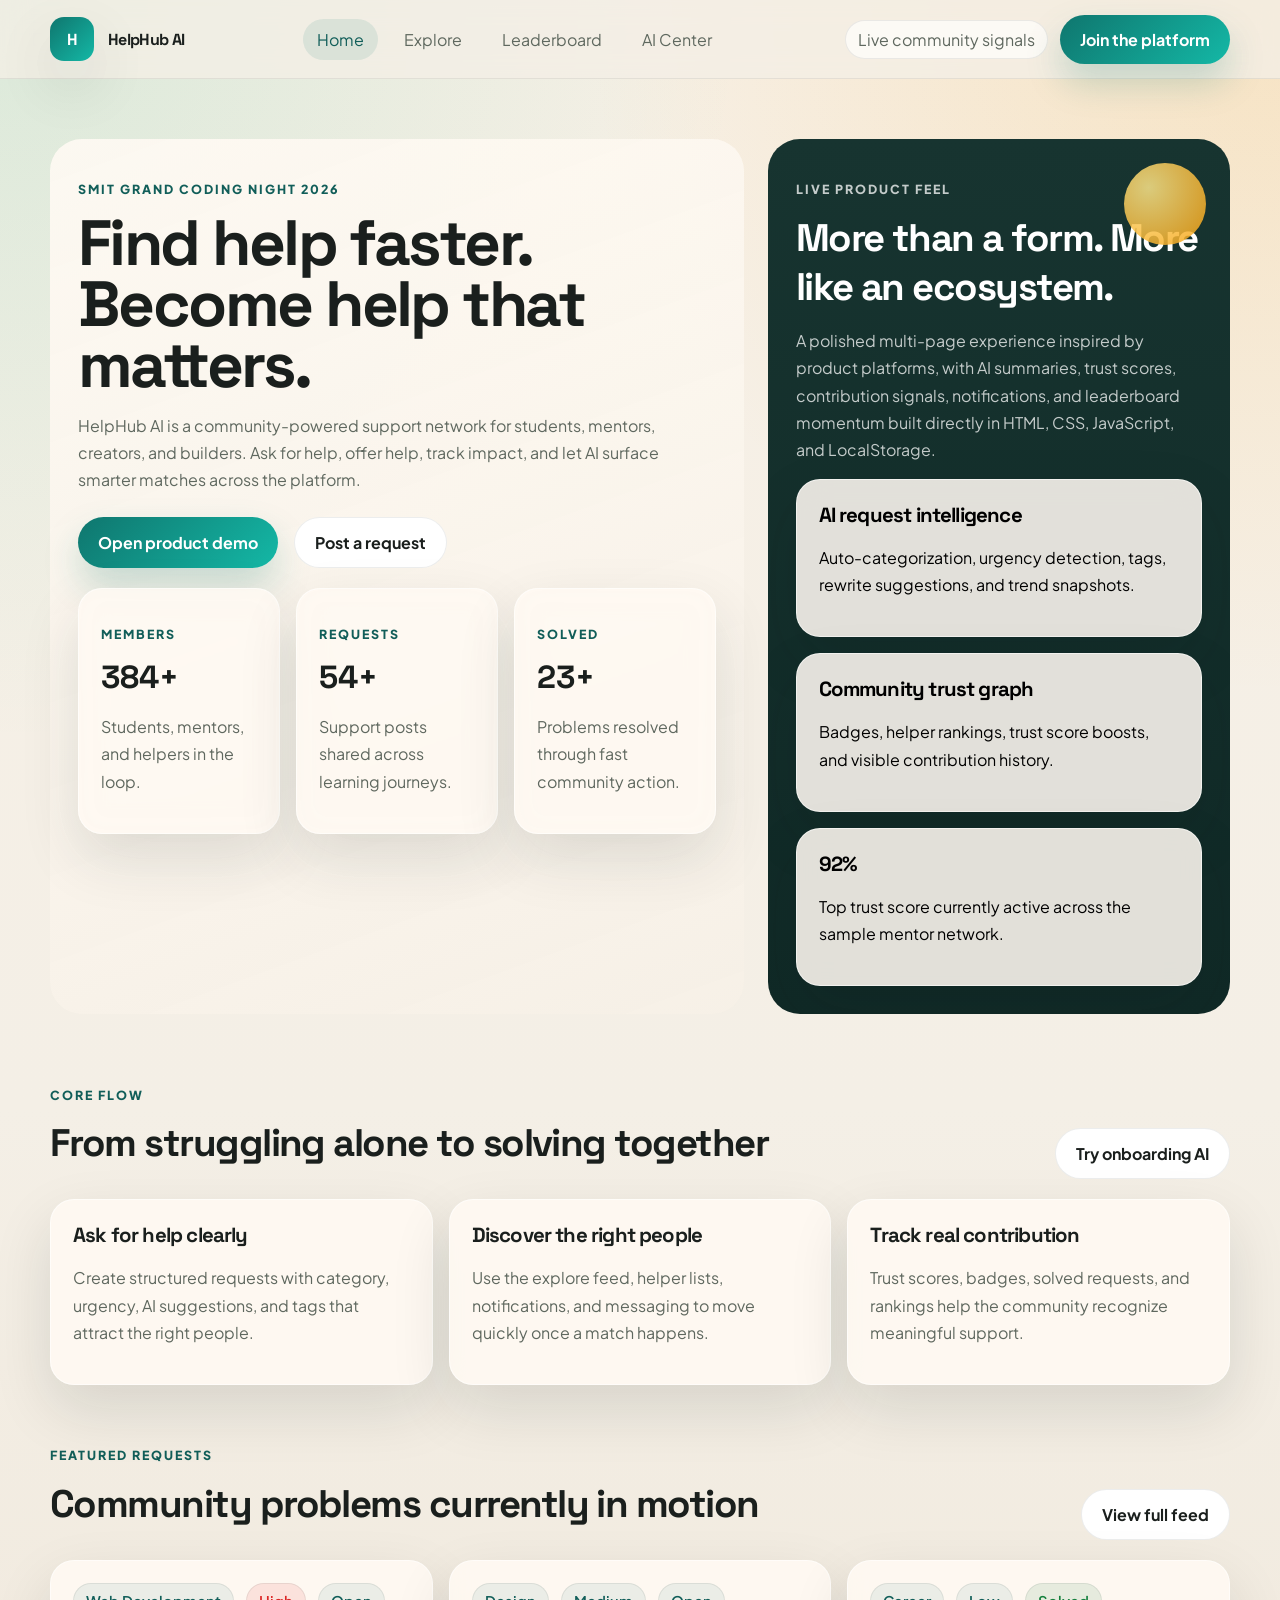
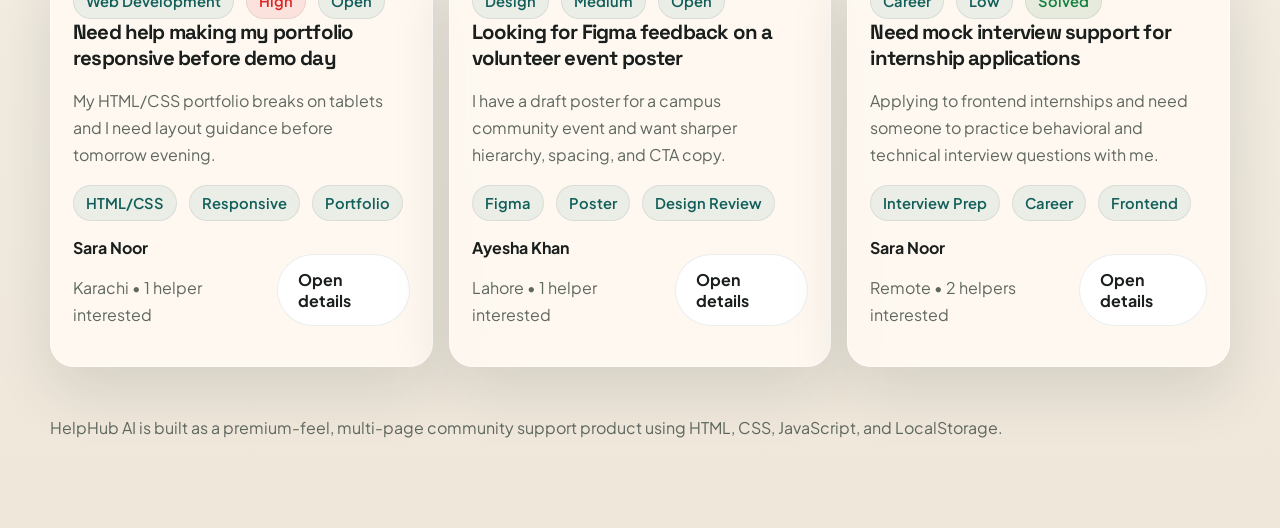
<file: index.html>
<!DOCTYPE html>
<html lang="en">
  <head>
    <meta charset="UTF-8" />
    <meta name="viewport" content="width=device-width, initial-scale=1.0" />
    <title>HelpHub AI | Community Support Platform</title>
    <link rel="preconnect" href="https://fonts.googleapis.com" />
    <link rel="preconnect" href="https://fonts.gstatic.com" crossorigin />
    <link href="https://fonts.googleapis.com/css2?family=Plus+Jakarta+Sans:wght@400;500;600;700;800&family=Space+Grotesk:wght@500;700&display=swap" rel="stylesheet" />
    <link rel="stylesheet" href="./style.css" />
    <script defer src="./app.js"></script>
  </head>
  <body data-page="landing">
    <div class="site-shell">
      <header class="topbar">
        <div class="container nav">
          <a class='brand' href='./index.html'><span class="brand-badge">H</span><span>HelpHub AI</span></a>
          <nav class="nav-links">
            <a data-nav='landing' href='./index.html'>Home</a>
            <a href='./pages/explore.html'>Explore</a>
            <a href='./pages/leaderboard.html'>Leaderboard</a>
            <a href='./pages/ai-center.html'>AI Center</a>
          </nav>
          <div class="nav-actions">
            <a class='pill' href='./pages/notifications'>Live community signals</a>
            <a class='btn btn-primary' href='./pages/auth.html'>Join the platform</a>
          </div>
        </div>
      </header>
      <main>
        <section class="hero">
          <div class="container hero-grid">
            <div class="hero-copy fade-in">
              <p class="eyebrow">SMIT Grand Coding Night 2026</p>
              <h1>Find help faster. Become help that matters.</h1>
              <p>HelpHub AI is a community-powered support network for students, mentors, creators, and builders. Ask for help, offer help, track impact, and let AI surface smarter matches across the platform.</p>
              <div class="hero-actions">
                <a class='btn btn-primary' href='./pages/dashboard.html'>Open product demo</a>
                <a class='btn btn-secondary' href='./pages/create-request.html'>Post a request</a>
              </div>
              <div class="stats-grid">
                <div class="stat-card"><p class="eyebrow">Members</p><div class="stat-value" data-stat-members>0</div><p>Students, mentors, and helpers in the loop.</p></div>
                <div class="stat-card"><p class="eyebrow">Requests</p><div class="stat-value" data-stat-requests>0</div><p>Support posts shared across learning journeys.</p></div>
                <div class="stat-card"><p class="eyebrow">Solved</p><div class="stat-value" data-stat-solved>0</div><p>Problems resolved through fast community action.</p></div>
              </div>
            </div>
            <div class="hero-panel fade-in">
              <span class="orb"></span>
              <p class="eyebrow">Live product feel</p>
              <h2>More than a form. More like an ecosystem.</h2>
              <p>A polished multi-page experience inspired by product platforms, with AI summaries, trust scores, contribution signals, notifications, and leaderboard momentum built directly in HTML, CSS, JavaScript, and LocalStorage.</p>
              <div class="stack">
                <div class="feature-card" style="color: black;"><h3>AI request intelligence</h3><p style="color: black;">Auto-categorization, urgency detection, tags, rewrite suggestions, and trend snapshots.</p></div>
                <div class="feature-card" style="color: black;"><h3>Community trust graph</h3><p style="color: black;">Badges, helper rankings, trust score boosts, and visible contribution history.</p></div>
                <div class="feature-card" style="color: black;"><h3 data-top-score>0%</h3><p style="color: black;">Top trust score currently active across the sample mentor network.</p></div>
              </div>
            </div>
          </div>
        </section>
        <section class="section">
          <div class="container">
            <div class="section-head">
              <div><p class="section-kicker">Core flow</p><h2>From struggling alone to solving together</h2></div>
              <a class='btn btn-secondary' href='./pages/onboarding.html'>Try onboarding AI</a>
            </div>
            <div class="card-grid">
              <article class="feature-card fade-in"><h3>Ask for help clearly</h3><p>Create structured requests with category, urgency, AI suggestions, and tags that attract the right people.</p></article>
              <article class="feature-card fade-in"><h3>Discover the right people</h3><p>Use the explore feed, helper lists, notifications, and messaging to move quickly once a match happens.</p></article>
              <article class="feature-card fade-in"><h3>Track real contribution</h3><p>Trust scores, badges, solved requests, and rankings help the community recognize meaningful support.</p></article>
            </div>
          </div>
        </section>
        <section class="section">
          <div class="container">
            <div class="section-head">
              <div><p class="section-kicker">Featured requests</p><h2>Community problems currently in motion</h2></div>
              <a class='btn btn-secondary' href='./pages/explore.html'>View full feed</a>
            </div>
            <div class="card-grid" data-featured-requests></div>
          </div>
        </section>
      </main>
      <footer class="footer"><div class="container">HelpHub AI is built as a premium-feel, multi-page community support product using HTML, CSS, JavaScript, and LocalStorage.</div></footer>
    </div>
  </body>
</html>
</file>
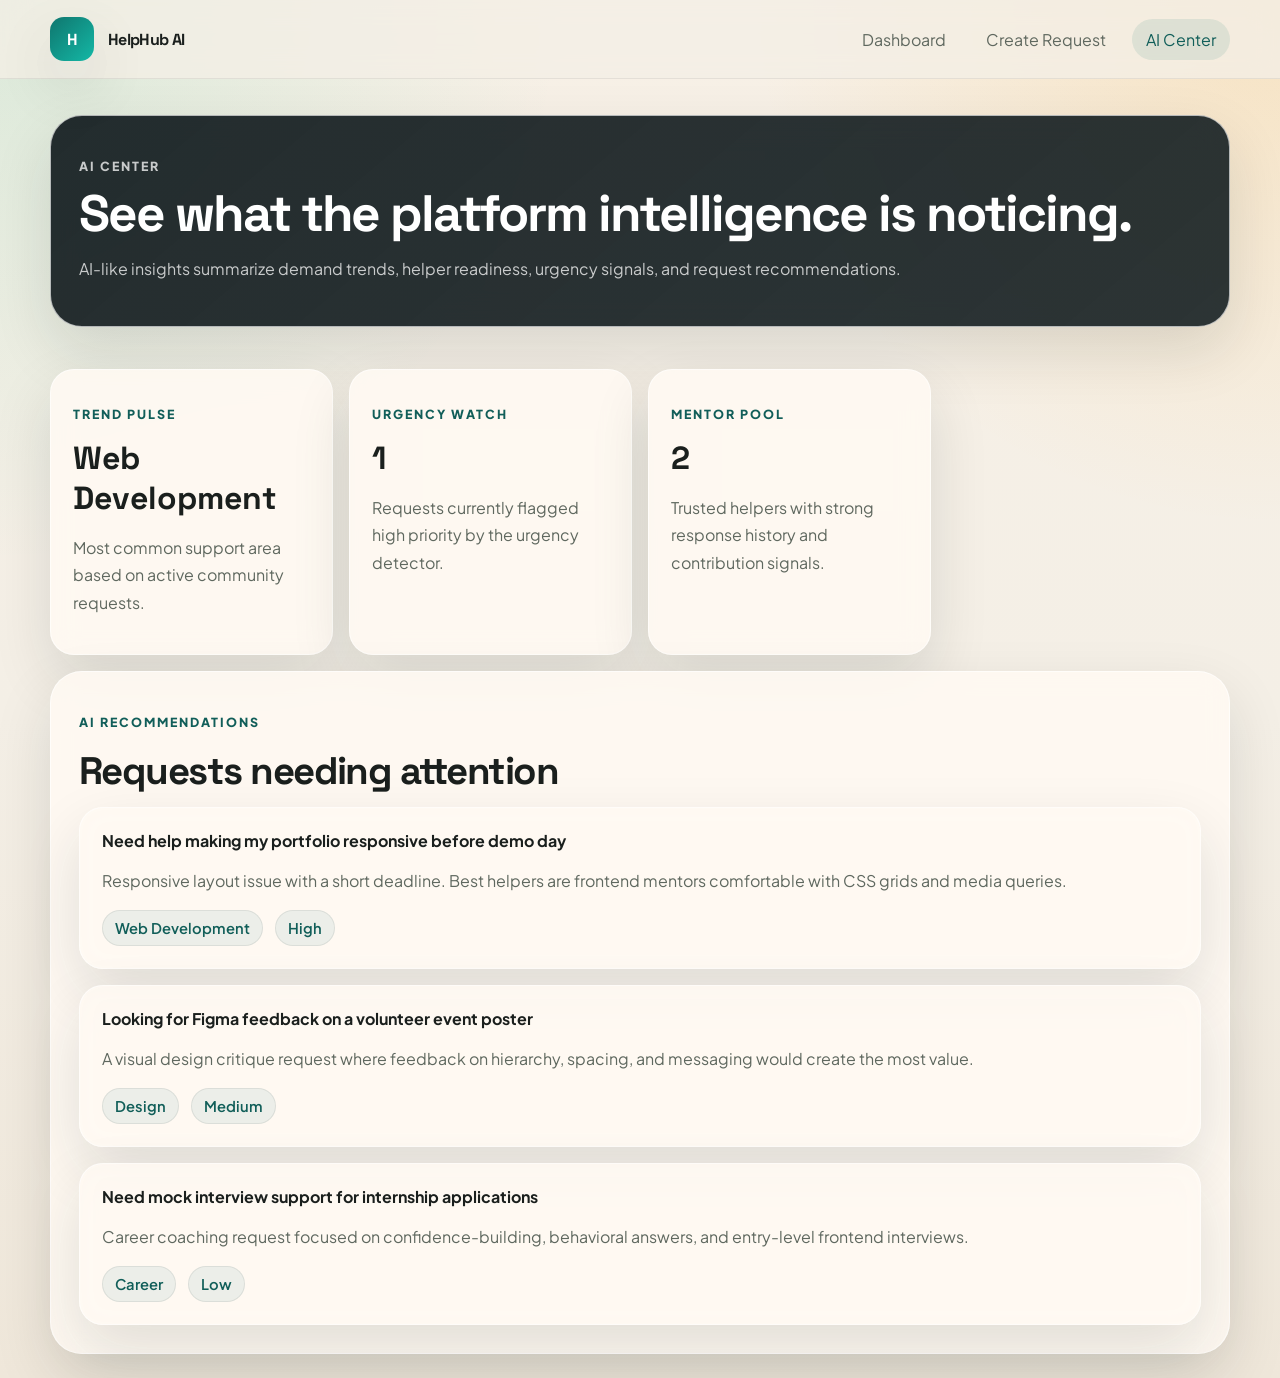
<file: pages/ai-center.html>
<!DOCTYPE html>
<html lang="en">
  <head>
    <meta charset="UTF-8" />
    <meta name="viewport" content="width=device-width, initial-scale=1.0" />
    <title>HelpHub AI | AI Center</title>
    <link rel="preconnect" href="https://fonts.googleapis.com" />
    <link rel="preconnect" href="https://fonts.gstatic.com" crossorigin />
    <link href="https://fonts.googleapis.com/css2?family=Plus+Jakarta+Sans:wght@400;500;600;700;800&family=Space+Grotesk:wght@500;700&display=swap" rel="stylesheet" />
    <link rel="stylesheet" href="../style.css" />
    <script defer src="../app.js"></script>
  </head>
  <body data-page="ai">
    <header class="topbar">
      <div class="container nav">
        <a class='brand' href='../index.html'><span class="brand-badge">H</span><span>HelpHub AI</span></a>
        <nav class="nav-links"><a href='./dashboard.html'>Dashboard</a><a href='./create-request.html'>Create Request</a><a data-nav='ai' href='./ai-center.html'>AI Center</a></nav>
      </div>
    </header>
    <main class="container">
      <section class="page-hero"><div class="panel"><p class="eyebrow">AI Center</p><h1 style="font-size: clamp(2.2rem, 4vw, 4rem);">See what the platform intelligence is noticing.</h1><p>AI-like insights summarize demand trends, helper readiness, urgency signals, and request recommendations.</p></div></section>
      <section class="stack section">
        <div class="mini-grid" data-ai-summary></div>
        <div class="panel"><p class="section-kicker">AI recommendations</p><h2>Requests needing attention</h2><div class="stack" data-ai-recommendations></div></div>
      </section>
    </main>
  </body>
</html>
</file>
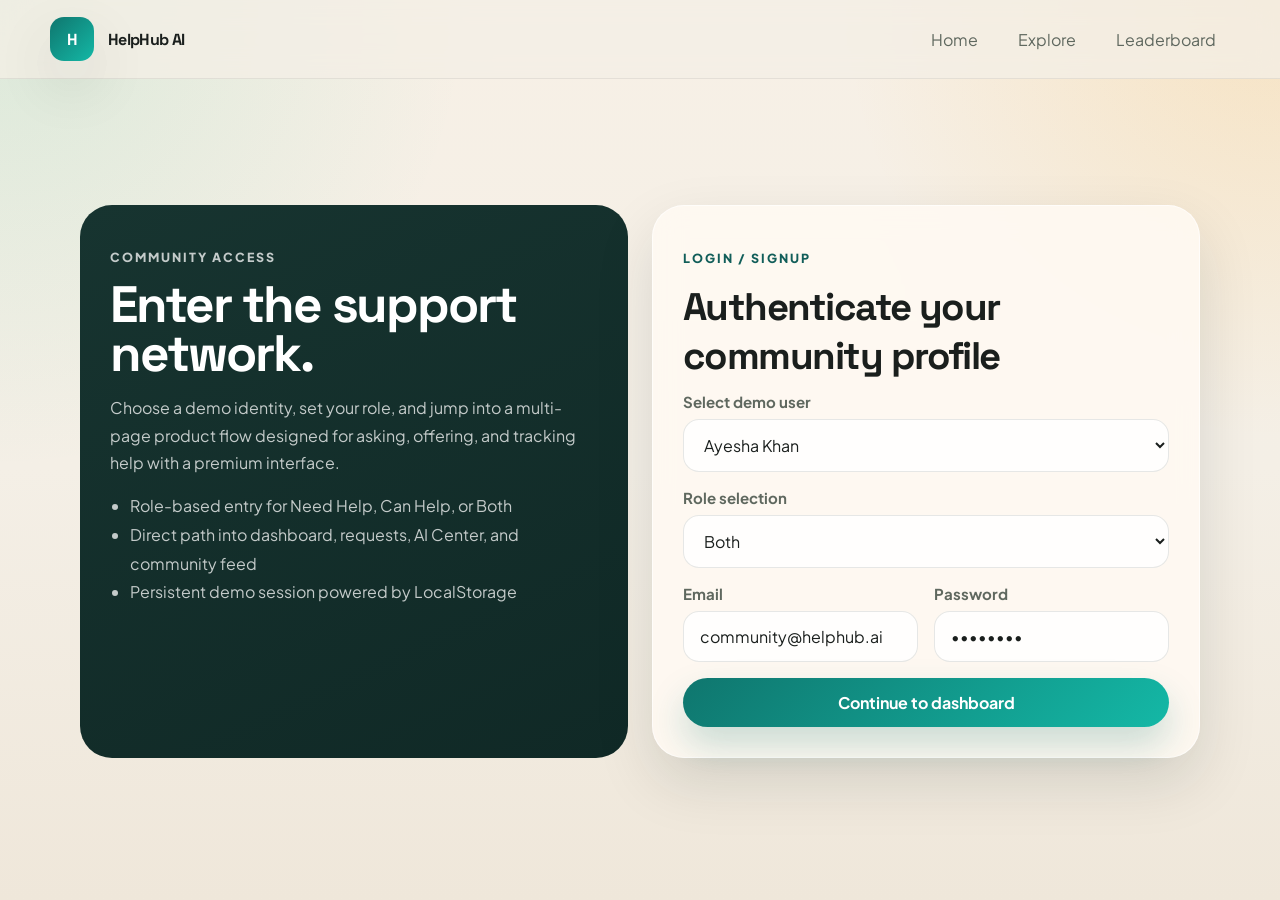
<file: pages/auth.html>
<!DOCTYPE html>
<html lang="en">
  <head>
    <meta charset="UTF-8" />
    <meta name="viewport" content="width=device-width, initial-scale=1.0" />
    <title>HelpHub AI | Authentication</title>
    <link rel="preconnect" href="https://fonts.googleapis.com" />
    <link rel="preconnect" href="https://fonts.gstatic.com" crossorigin />
    <link href="https://fonts.googleapis.com/css2?family=Plus+Jakarta+Sans:wght@400;500;600;700;800&family=Space+Grotesk:wght@500;700&display=swap" rel="stylesheet" />
    <link rel="stylesheet" href="../style.css" />
    <script defer src="../app.js"></script>
  </head>
  <body data-page="auth">
    <header class="topbar">
      <div class="container nav">
        <a class='brand' href='../index.html'><span class="brand-badge">H</span><span>HelpHub AI</span></a>
        <nav class="nav-links"><a href='../index.html'>Home</a><a href='./explore.html'>Explore</a><a href='./leaderboard.html'>Leaderboard</a></nav>
      </div>
    </header>
    <main class="auth-layout container">
      <div class="auth-wrap">
        <section class="auth-side fade-in">
          <p class="eyebrow">Community access</p>
          <h1 style="font-size: clamp(2.4rem, 4vw, 4rem);">Enter the support network.</h1>
          <p>Choose a demo identity, set your role, and jump into a multi-page product flow designed for asking, offering, and tracking help with a premium interface.</p>
          <ul>
            <li>Role-based entry for Need Help, Can Help, or Both</li>
            <li>Direct path into dashboard, requests, AI Center, and community feed</li>
            <li>Persistent demo session powered by LocalStorage</li>
          </ul>
        </section>
        <section class="auth-card fade-in">
          <p class="section-kicker">Login / Signup</p>
          <h2>Authenticate your community profile</h2>
          <form data-auth-form class="stack">
            <div class="field"><label for="auth-user">Select demo user</label><select id="auth-user" data-auth-user></select></div>
            <div class="field"><label for="auth-role">Role selection</label><select id="auth-role" data-auth-role><option>Need Help</option><option>Can Help</option><option>Both</option></select></div>
            <div class="auth-grid">
              <div class="field"><label>Email</label><input type="email" value="community@helphub.ai" /></div>
              <div class="field"><label>Password</label><input type="password" value="demo1234" /></div>
            </div>
            <button class="btn btn-primary" type="submit">Continue to dashboard</button>
          </form>
        </section>
      </div>
    </main>
  </body>
</html>
</file>
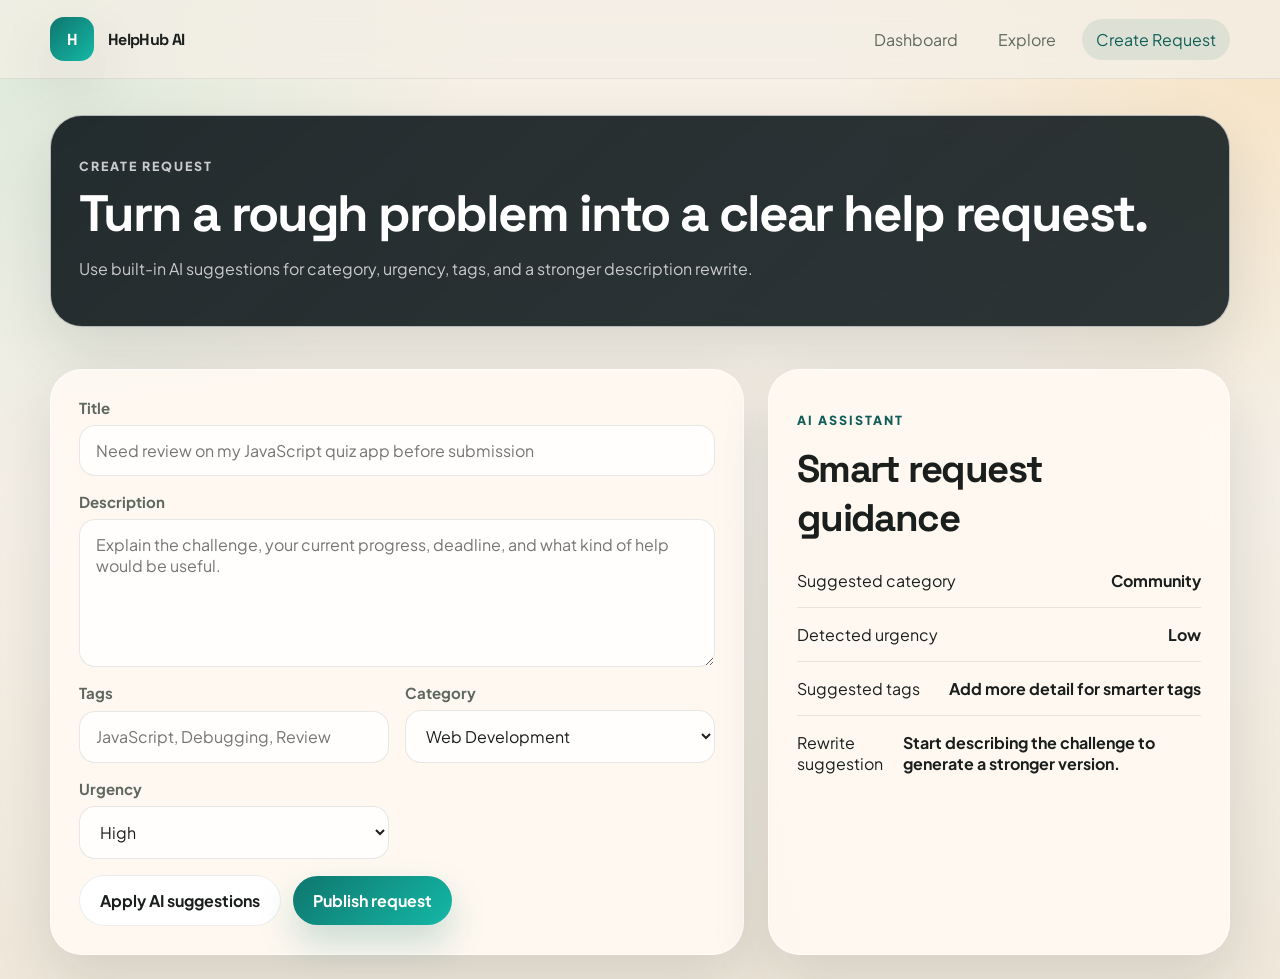
<file: pages/create-request.html>
<!DOCTYPE html>
<html lang="en">
    <head>
        <meta charset="UTF-8"/>
        <meta name="viewport" content="width=device-width, initial-scale=1.0"/>
        <title>HelpHub AI | Create Request</title>
        <link rel="preconnect" href="https://fonts.googleapis.com"/>
        <link rel="preconnect" href="https://fonts.gstatic.com" crossorigin/>
        <link href="https://fonts.googleapis.com/css2?family=Plus+Jakarta+Sans:wght@400;500;600;700;800&family=Space+Grotesk:wght@500;700&display=swap" rel="stylesheet"/>
        <link rel="stylesheet" href="../style.css"/>
        <script defer src="../app.js"></script>
    </head>
    <body data-page="create">
        <header class="topbar">
            <div class="container nav">
                <a class='brand' href='../index.html'>
                    <span class="brand-badge">H</span>
                    <span>HelpHub AI</span>
                </a>
                <nav class="nav-links">
                    <a href='./dashboard.html'>Dashboard</a>
                    <a href='./explore.html'>Explore</a>
                    <a data-nav='create' href='./create-request.html'>Create Request</a>
                </nav>
            </div>
        </header>
        <main class="container">
            <section class="page-hero">
                <div class="panel">
                    <p class="eyebrow">Create request</p>
                    <h1 style="font-size: clamp(2.2rem, 4vw, 4rem);">Turn a rough problem into a clear help request.</h1>
                    <p>Use built-in AI suggestions for category, urgency, tags, and a stronger description rewrite.</p>
                </div>
            </section>
            <section class="detail-grid section">
                <form class="form-card stack" data-create-form>
                    <div class="field">
                        <label for="request-title">Title</label>
                        <input id="request-title" type="text" placeholder="Need review on my JavaScript quiz app before submission" required/>
                    </div>
                    <div class="field">
                        <label for="request-description">Description</label>
                        <textarea id="request-description" placeholder="Explain the challenge, your current progress, deadline, and what kind of help would be useful." required></textarea>
                    </div>
                    <div class="form-grid">
                        <div class="field">
                            <label for="request-tags">Tags</label>
                            <input id="request-tags" type="text" placeholder="JavaScript, Debugging, Review"/>
                        </div>
                        <div class="field">
                            <label for="request-category">Category</label>
                            <select id="request-category" required>
                                <option>Web Development</option>
                                <option>Design</option>
                                <option>Career</option>
                                <option>Academics</option>
                                <option>Content</option>
                                <option>Community</option>
                            </select>
                        </div>
                        <div class="field">
                            <label for="request-urgency">Urgency</label>
                            <select id="request-urgency" required>
                                <option>Critical</option>
                                <option selected>High</option>
                                <option>Medium</option>
                                <option>Low</option>
                            </select>
                        </div>
                    </div>
                    <div class="row">
                        <button class="btn btn-secondary" type="button" data-fill-ai>Apply AI suggestions</button>
                        <button class="btn btn-primary" type="submit">Publish request</button>
                    </div>
                </form>
                <aside class="panel">
                    <p class="section-kicker">AI assistant</p>
                    <h2>Smart request guidance</h2>
                    <div data-ai-request-insights></div>
                </aside>
            </section>
        </main>
    </body>
</html>
</file>
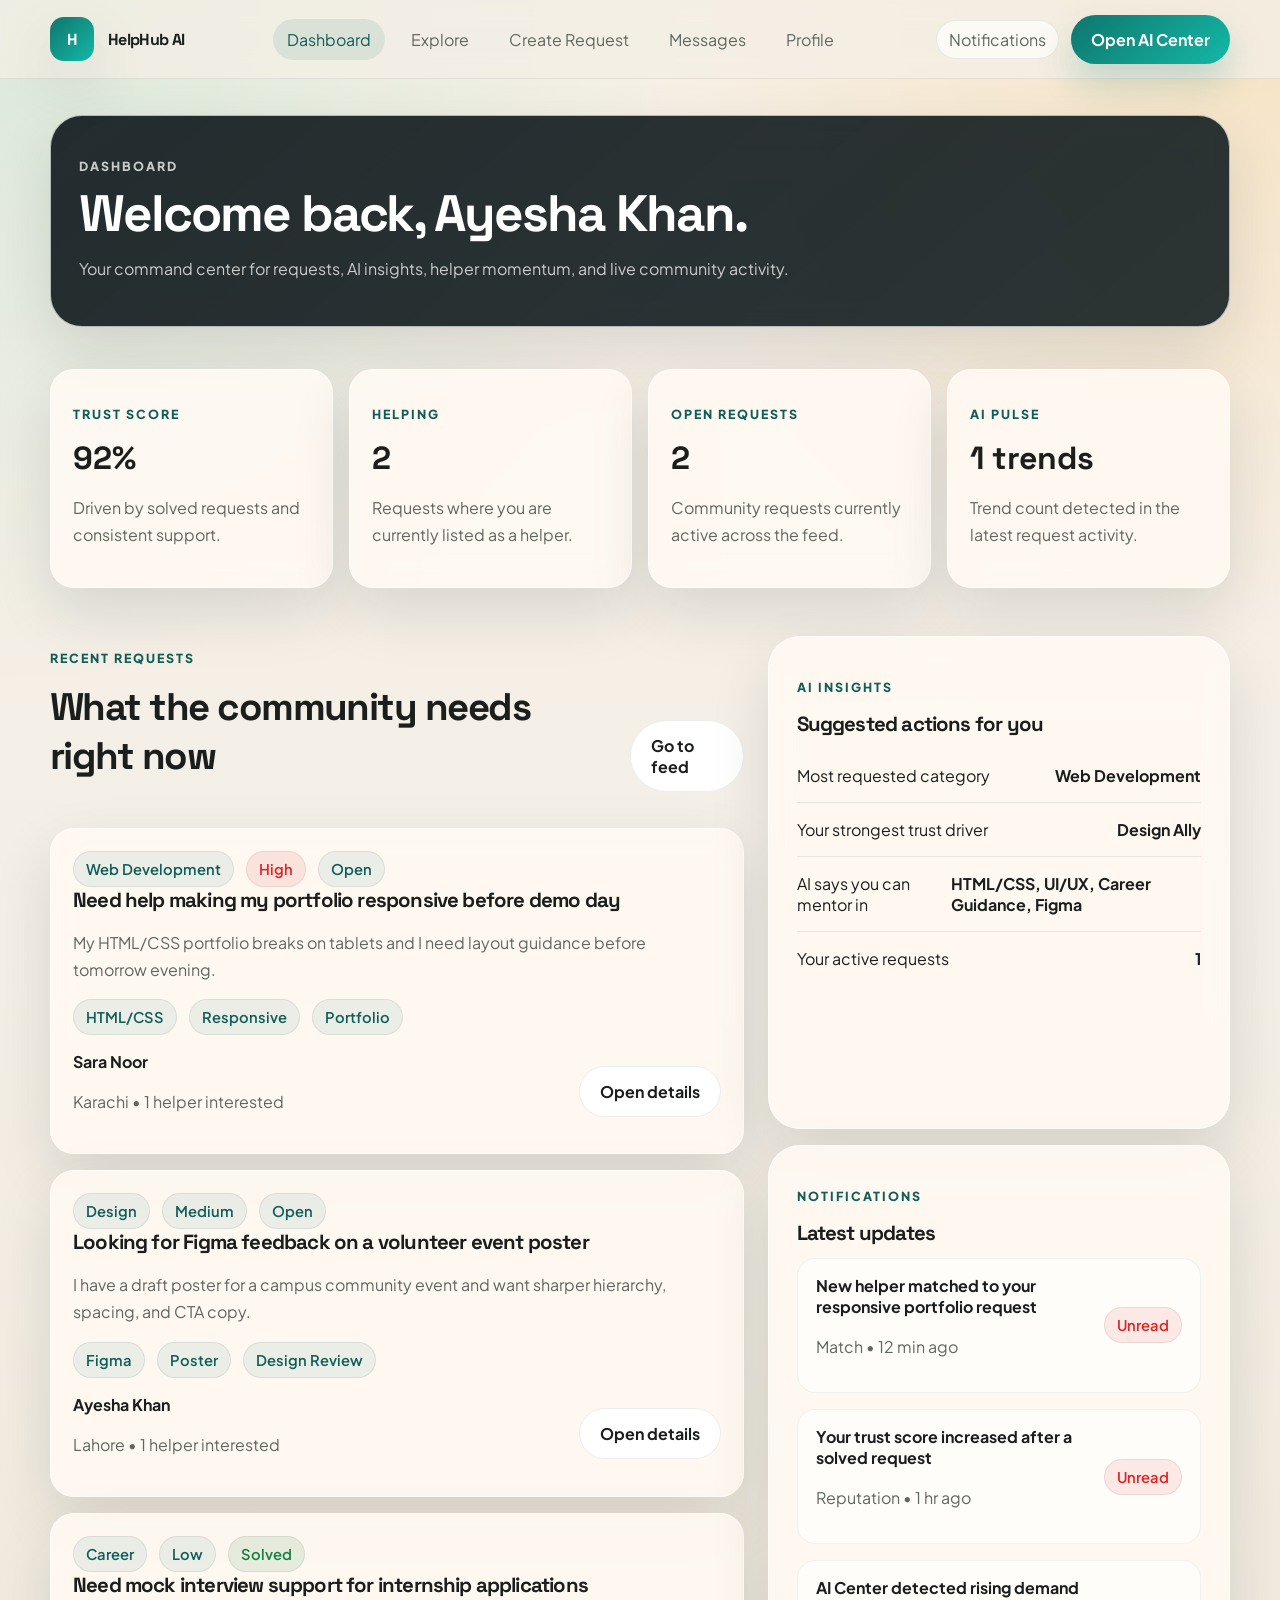
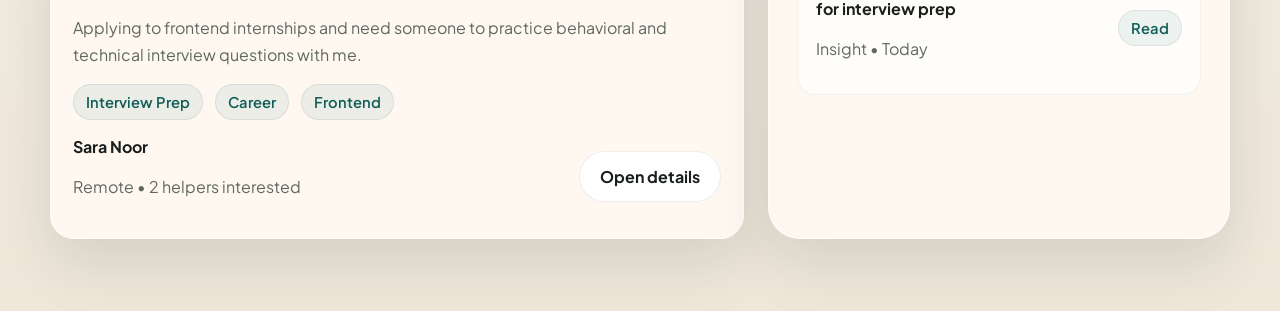
<file: pages/dashboard.html>
<!DOCTYPE html>
<html lang="en">
  <head>
    <meta charset="UTF-8" />
    <meta name="viewport" content="width=device-width, initial-scale=1.0" />
    <title>HelpHub AI | Dashboard</title>
    <link rel="preconnect" href="https://fonts.googleapis.com" />
    <link rel="preconnect" href="https://fonts.gstatic.com" crossorigin />
    <link href="https://fonts.googleapis.com/css2?family=Plus+Jakarta+Sans:wght@400;500;600;700;800&family=Space+Grotesk:wght@500;700&display=swap" rel="stylesheet" />
    <link rel="stylesheet" href="../style.css" />
    <script defer src="../app.js"></script>
  </head>
  <body data-page="dashboard">
    <div class="site-shell">
      <header class="topbar">
        <div class="container nav">
          <a class='brand' href='../index.html'><span class="brand-badge">H</span><span>HelpHub AI</span></a>
          <nav class="nav-links">
            <a data-nav='dashboard' href='./dashboard.html'>Dashboard</a>
            <a href='./explore.html'>Explore</a>
            <a href='./create-request.html'>Create Request</a>
            <a href='./messages.html'>Messages</a>
            <a href='./profile.html'>Profile</a>
          </nav>
          <div class="nav-actions"><a class='pill' href='./notifications.html'>Notifications</a><a class='btn btn-primary' href='./ai-center.html'>Open AI Center</a></div>
        </div>
      </header>
      <main class="container">
        <section class="page-hero"><div class="panel"><p class="eyebrow">Dashboard</p><h1 style="font-size: clamp(2.3rem, 4vw, 4.2rem);">Welcome back, <span data-dashboard-name></span>.</h1><p>Your command center for requests, AI insights, helper momentum, and live community activity.</p></div></section>
        <section class="mini-grid section">
          <div class="stat-card"><p class="eyebrow">Trust score</p><div class="stat-value" data-stat-trust></div><p>Driven by solved requests and consistent support.</p></div>
          <div class="stat-card"><p class="eyebrow">Helping</p><div class="stat-value" data-stat-helping></div><p>Requests where you are currently listed as a helper.</p></div>
          <div class="stat-card"><p class="eyebrow">Open requests</p><div class="stat-value" data-stat-open></div><p>Community requests currently active across the feed.</p></div>
          <div class="stat-card"><p class="eyebrow">AI pulse</p><div class="stat-value" data-stat-insights></div><p>Trend count detected in the latest request activity.</p></div>
        </section>
        <section class="dashboard-grid section">
          <div class="stack">
            <div class="section-head"><div><p class="section-kicker">Recent requests</p><h2>What the community needs right now</h2></div><a class='btn btn-secondary' href='./explore.html'>Go to feed</a></div>
            <div class="stack" data-dashboard-requests></div>
          </div>
          <div class="stack">
            <div class="panel"><p class="section-kicker">AI insights</p><h3>Suggested actions for you</h3><div data-dashboard-ai></div></div>
            <div class="panel"><p class="section-kicker">Notifications</p><h3>Latest updates</h3><div class="notif-list" data-dashboard-notes></div></div>
          </div>
        </section>
      </main>
    </div>
  </body>
</html>
</file>
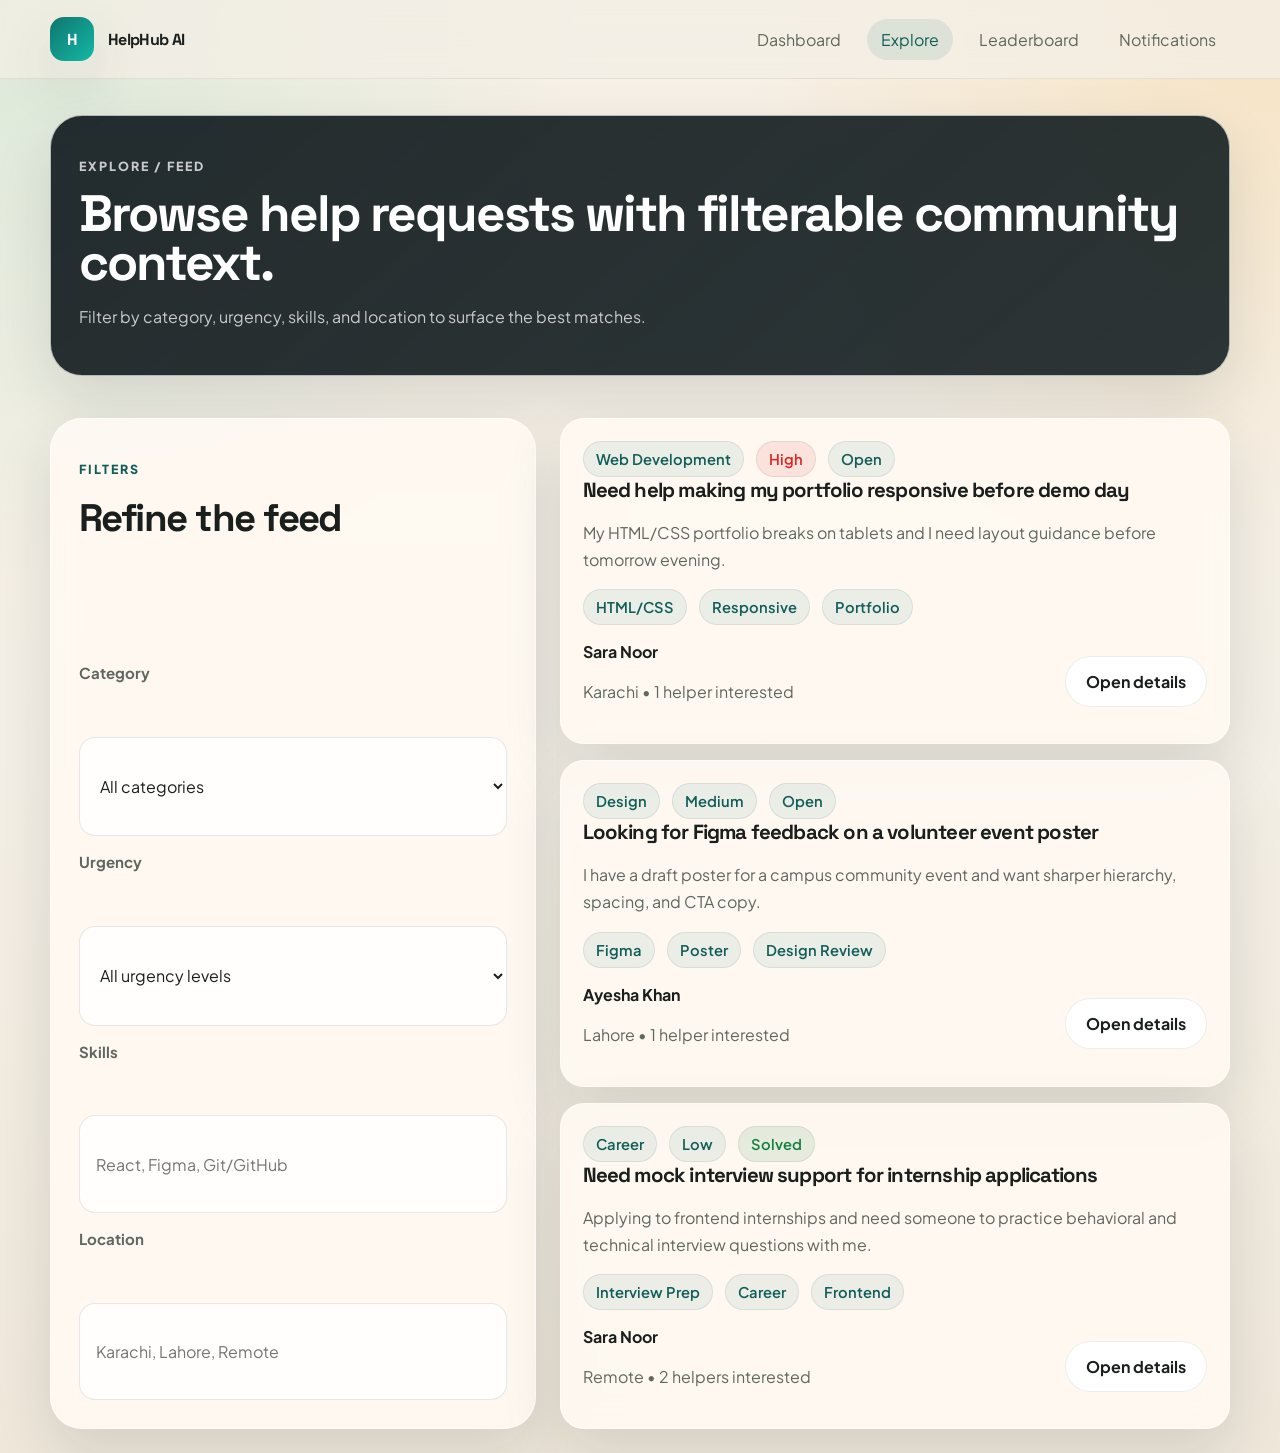
<file: pages/explore.html>
<!DOCTYPE html>
<html lang="en">
  <head>
    <meta charset="UTF-8" />
    <meta name="viewport" content="width=device-width, initial-scale=1.0" />
    <title>HelpHub AI | Explore Requests</title>
    <link rel="preconnect" href="https://fonts.googleapis.com" />
    <link rel="preconnect" href="https://fonts.gstatic.com" crossorigin />
    <link href="https://fonts.googleapis.com/css2?family=Plus+Jakarta+Sans:wght@400;500;600;700;800&family=Space+Grotesk:wght@500;700&display=swap" rel="stylesheet" />
    <link rel="stylesheet" href="../style.css" />
    <script defer src="../app.js"></script>
  </head>
  <body data-page="explore">
    <header class="topbar">
      <div class="container nav">
        <a class='brand' href='../index.html'><span class="brand-badge">H</span><span>HelpHub AI</span></a>
        <nav class="nav-links"><a href='./dashboard.html'>Dashboard</a><a data-nav='explore' href='./explore.html'>Explore</a><a href='./leaderboard.html'>Leaderboard</a><a href='./notifications.html'>Notifications</a></nav>
      </div>
    </header>
    <main class="container">
      <section class="page-hero"><div class="panel"><p class="eyebrow">Explore / Feed</p><h1 style="font-size: clamp(2.2rem, 4vw, 4rem);">Browse help requests with filterable community context.</h1><p>Filter by category, urgency, skills, and location to surface the best matches.</p></div></section>
      <section class="feed-grid section">
        <form class="panel stack" data-filter-form>
          <div><p class="section-kicker">Filters</p><h2>Refine the feed</h2></div>
          <div class="field"><label>Category</label><select name="category"><option value="">All categories</option><option>Web Development</option><option>Design</option><option>Career</option><option>Academics</option><option>Content</option><option>Community</option></select></div>
          <div class="field"><label>Urgency</label><select name="urgency"><option value="">All urgency levels</option><option>Critical</option><option>High</option><option>Medium</option><option>Low</option></select></div>
          <div class="field"><label>Skills</label><input name="skill" type="text" placeholder="React, Figma, Git/GitHub" /></div>
          <div class="field"><label>Location</label><input name="location" type="text" placeholder="Karachi, Lahore, Remote" /></div>
        </form>
        <div class="stack" data-feed-results></div>
      </section>
    </main>
  </body>
</html>
</file>
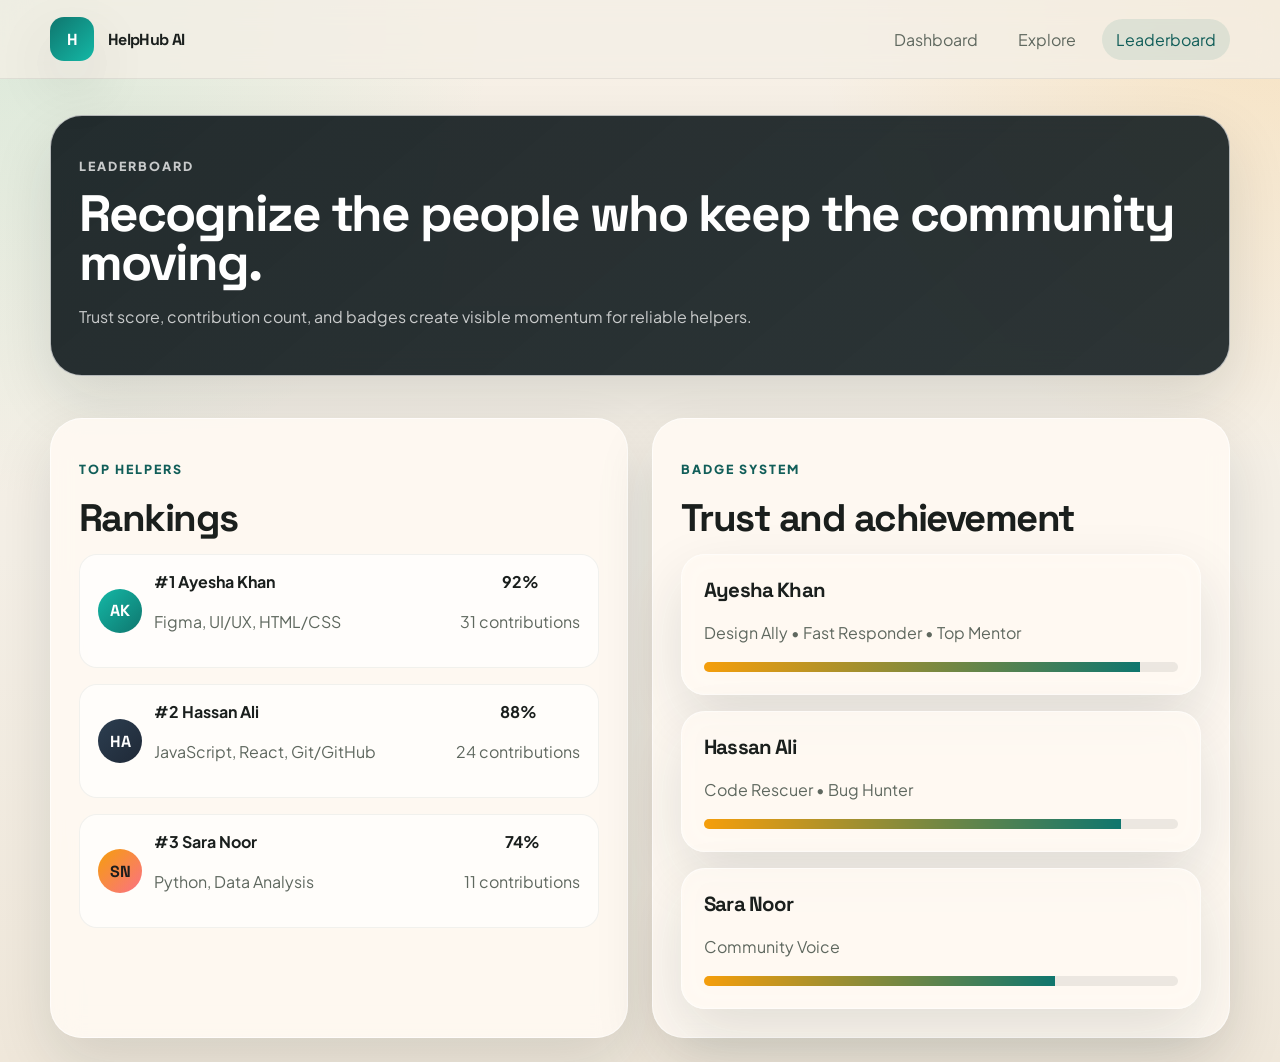
<file: pages/leaderboard.html>
<!DOCTYPE html>
<html lang="en">
  <head>
    <meta charset="UTF-8" />
    <meta name="viewport" content="width=device-width, initial-scale=1.0" />
    <title>HelpHub AI | Leaderboard</title>
    <link rel="preconnect" href="https://fonts.googleapis.com" />
    <link rel="preconnect" href="https://fonts.gstatic.com" crossorigin />
    <link href="https://fonts.googleapis.com/css2?family=Plus+Jakarta+Sans:wght@400;500;600;700;800&family=Space+Grotesk:wght@500;700&display=swap" rel="stylesheet" />
    <link rel="stylesheet" href="../style.css" />
    <script defer src="../app.js"></script>
  </head>
  <body data-page="leaderboard">
    <header class="topbar">
      <div class="container nav">
        <a class='brand' href='../index.html'><span class="brand-badge">H</span><span>HelpHub AI</span></a>
        <nav class="nav-links"><a href='./dashboard.html'>Dashboard</a><a href='./explore.html'>Explore</a><a data-nav='leaderboard' href='./leaderboard.html'>Leaderboard</a></nav>
      </div>
    </header>
    <main class="container">
      <section class="page-hero"><div class="panel"><p class="eyebrow">Leaderboard</p><h1 style="font-size: clamp(2.2rem, 4vw, 4rem);">Recognize the people who keep the community moving.</h1><p>Trust score, contribution count, and badges create visible momentum for reliable helpers.</p></div></section>
      <section class="leader-grid section">
        <div class="panel"><p class="section-kicker">Top helpers</p><h2>Rankings</h2><div class="rank-list" data-rank-list></div></div>
        <div class="panel"><p class="section-kicker">Badge system</p><h2>Trust and achievement</h2><div class="stack" data-badge-showcase></div></div>
      </section>
    </main>
  </body>
</html>
</file>
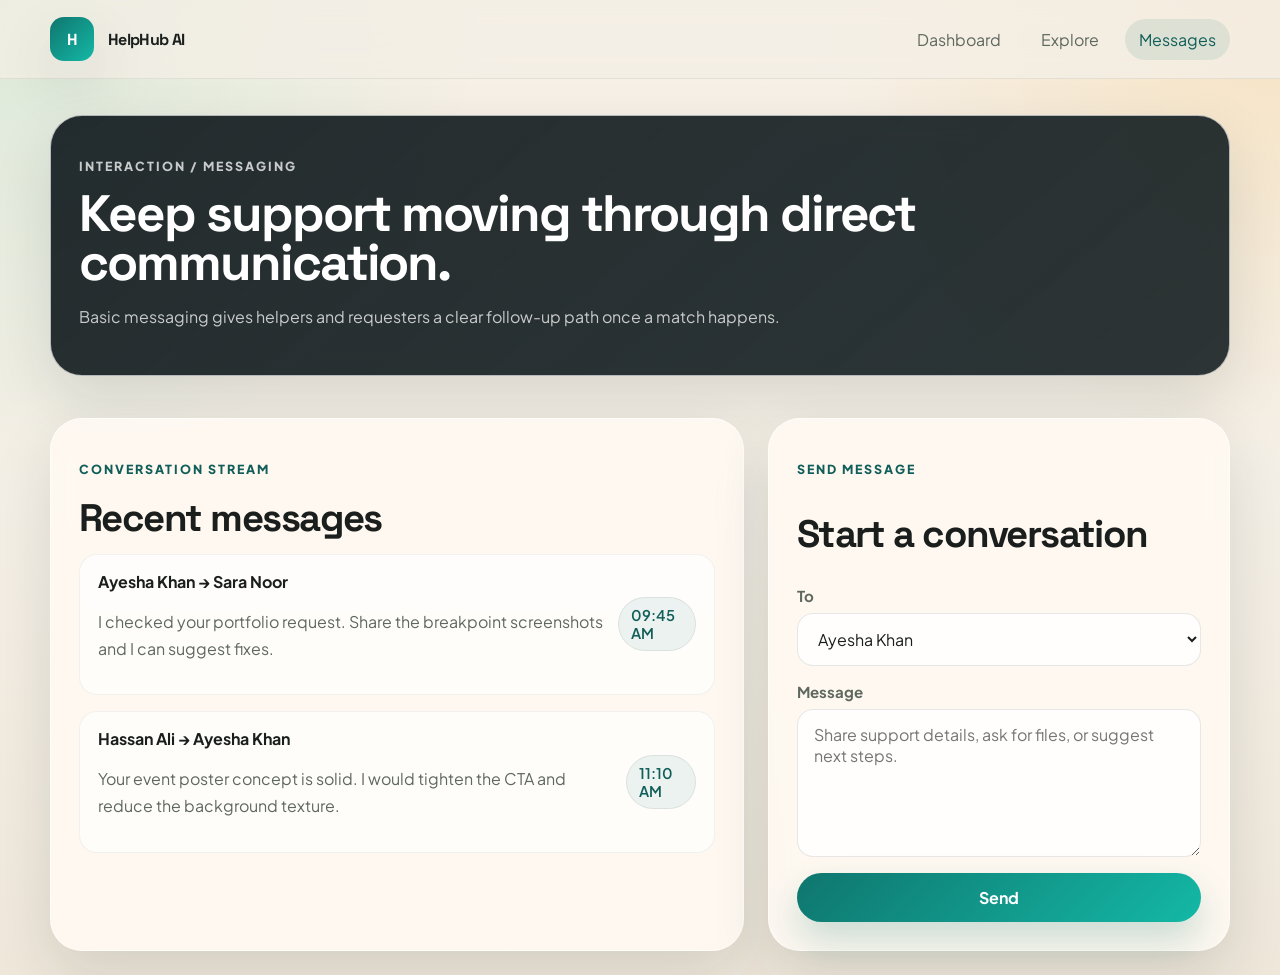
<file: pages/messages.html>
<!DOCTYPE html>
<html lang="en">
  <head>
    <meta charset="UTF-8" />
    <meta name="viewport" content="width=device-width, initial-scale=1.0" />
    <title>HelpHub AI | Messaging</title>
    <link rel="preconnect" href="https://fonts.googleapis.com" />
    <link rel="preconnect" href="https://fonts.gstatic.com" crossorigin />
    <link href="https://fonts.googleapis.com/css2?family=Plus+Jakarta+Sans:wght@400;500;600;700;800&family=Space+Grotesk:wght@500;700&display=swap" rel="stylesheet" />
    <link rel="stylesheet" href="../style.css" />
    <script defer src="../app.js"></script>
  </head>
  <body data-page="messages">
    <header class="topbar">
      <div class="container nav">
        <a class='brand' href='../index.html'><span class="brand-badge">H</span><span>HelpHub AI</span></a>
        <nav class="nav-links"><a href='./dashboard.html'>Dashboard</a><a href='./explore.html'>Explore</a><a data-nav='messages' href='./messages.html'>Messages</a></nav>
      </div>
    </header>
    <main class="container">
      <section class="page-hero"><div class="panel"><p class="eyebrow">Interaction / Messaging</p><h1 style="font-size: clamp(2.2rem, 4vw, 4rem);">Keep support moving through direct communication.</h1><p>Basic messaging gives helpers and requesters a clear follow-up path once a match happens.</p></div></section>
      <section class="detail-grid section">
        <div class="panel"><p class="section-kicker">Conversation stream</p><h2>Recent messages</h2><div class="message-list" data-message-list></div></div>
        <form class="form-card stack" data-message-form>
          <p class="section-kicker">Send message</p><h2>Start a conversation</h2>
          <div class="field"><label>To</label><select name="to"><option>Ayesha Khan</option><option>Hassan Ali</option><option>Sara Noor</option></select></div>
          <div class="field"><label>Message</label><textarea name="text" placeholder="Share support details, ask for files, or suggest next steps."></textarea></div>
          <button class="btn btn-primary" type="submit">Send</button>
        </form>
      </section>
    </main>
  </body>
</html>
</file>
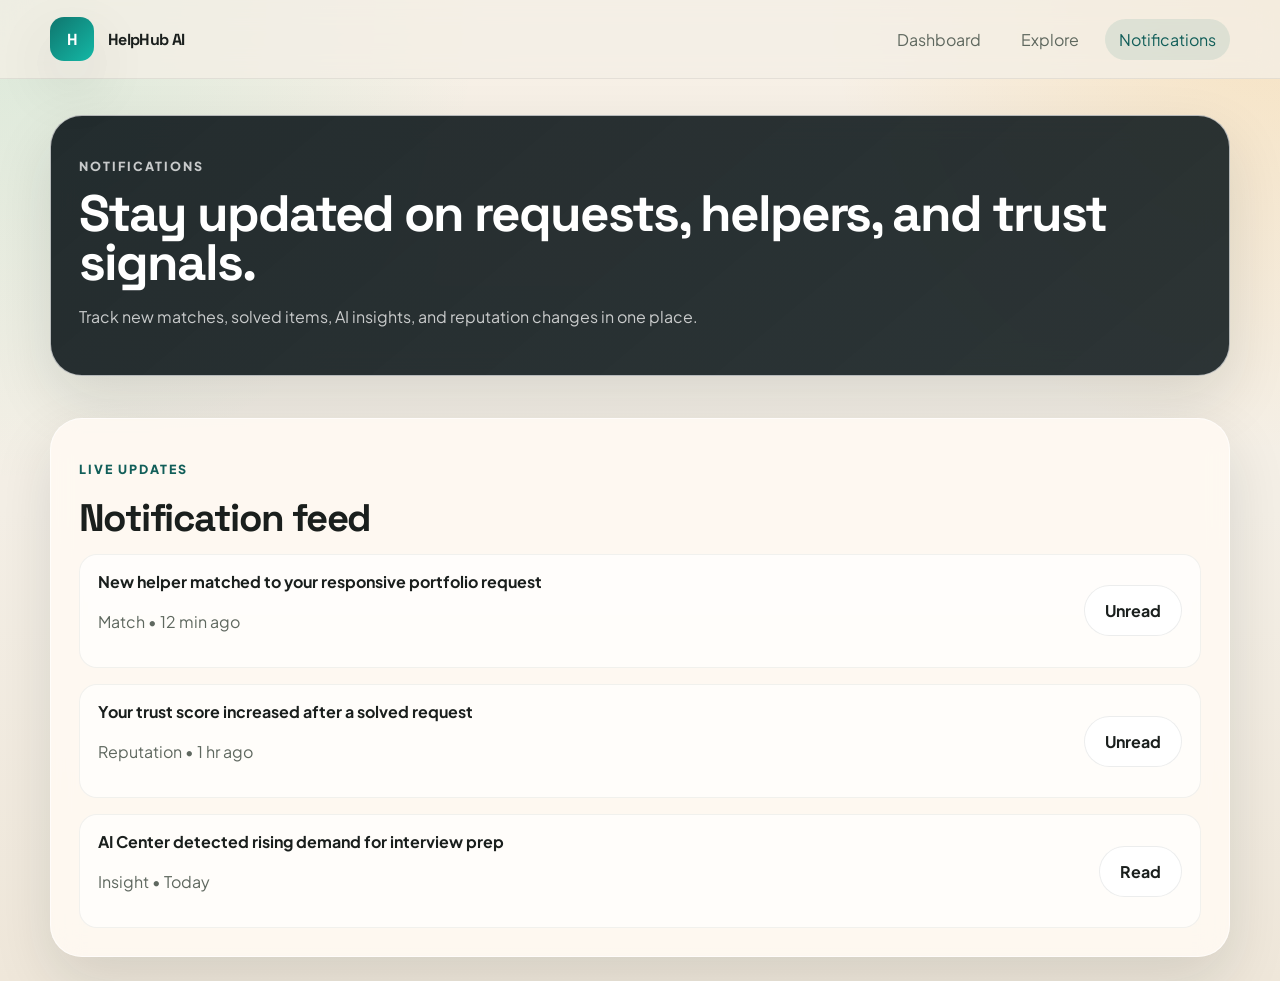
<file: pages/notification.html>
<!DOCTYPE html>
<html lang="en">
  <head>
    <meta charset="UTF-8" />
    <meta name="viewport" content="width=device-width, initial-scale=1.0" />
    <title>HelpHub AI | Notifications</title>
    <link rel="preconnect" href="https://fonts.googleapis.com" />
    <link rel="preconnect" href="https://fonts.gstatic.com" crossorigin />
    <link href="https://fonts.googleapis.com/css2?family=Plus+Jakarta+Sans:wght@400;500;600;700;800&family=Space+Grotesk:wght@500;700&display=swap" rel="stylesheet" />
    <link rel="stylesheet" href="../style.css" />
    <script defer src="../app.js"></script>
  </head>
  <body data-page="notifications">
    <header class="topbar">
      <div class="container nav">
        <a class='brand' href='/'><span class="brand-badge">H</span><span>HelpHub AI</span></a>
        <nav class="nav-links"><a href='./dashboard.html'>Dashboard</a><a href='./explore.html'>Explore</a><a data-nav='notifications' href='./notifications.html'>Notifications</a></nav>
      </div>
    </header>
    <main class="container">
      <section class="page-hero"><div class="panel"><p class="eyebrow">Notifications</p><h1 style="font-size: clamp(2.2rem, 4vw, 4rem);">Stay updated on requests, helpers, and trust signals.</h1><p>Track new matches, solved items, AI insights, and reputation changes in one place.</p></div></section>
      <section class="section"><div class="panel"><p class="section-kicker">Live updates</p><h2>Notification feed</h2><div class="notif-list" data-notif-list></div></div></section>
    </main>
  </body>
</html>
</file>
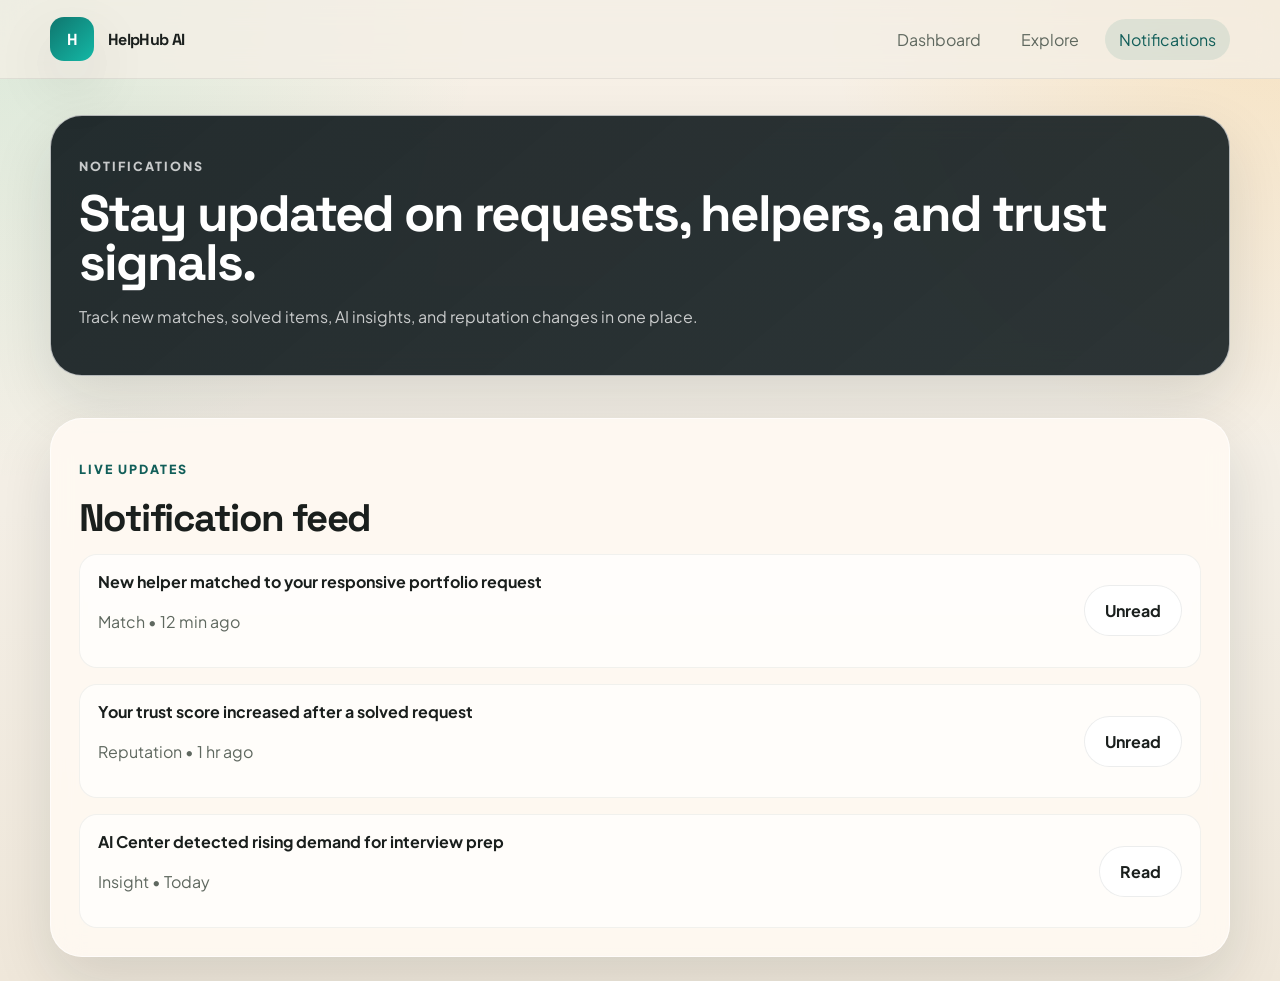
<file: pages/notifications.html>
<!DOCTYPE html>
<html lang="en">
  <head>
    <meta charset="UTF-8" />
    <meta name="viewport" content="width=device-width, initial-scale=1.0" />
    <title>HelpHub AI | Notifications</title>
    <link rel="preconnect" href="https://fonts.googleapis.com" />
    <link rel="preconnect" href="https://fonts.gstatic.com" crossorigin />
    <link href="https://fonts.googleapis.com/css2?family=Plus+Jakarta+Sans:wght@400;500;600;700;800&family=Space+Grotesk:wght@500;700&display=swap" rel="stylesheet" />
    <link rel="stylesheet" href="../style.css" />
    <script defer src="../app.js"></script>
  </head>
  <body data-page="notifications">
    <header class="topbar">
      <div class="container nav">
        <a class='brand' href='../index.html'><span class="brand-badge">H</span><span>HelpHub AI</span></a>
        <nav class="nav-links"><a href='./dashboard.html'>Dashboard</a><a href='./explore.html'>Explore</a><a data-nav='notifications' href='./notifications.html'>Notifications</a></nav>
      </div>
    </header>
    <main class="container">
      <section class="page-hero"><div class="panel"><p class="eyebrow">Notifications</p><h1 style="font-size: clamp(2.2rem, 4vw, 4rem);">Stay updated on requests, helpers, and trust signals.</h1><p>Track new matches, solved items, AI insights, and reputation changes in one place.</p></div></section>
      <section class="section"><div class="panel"><p class="section-kicker">Live updates</p><h2>Notification feed</h2><div class="notif-list" data-notif-list></div></div></section>
    </main>
  </body>
</html>
</file>
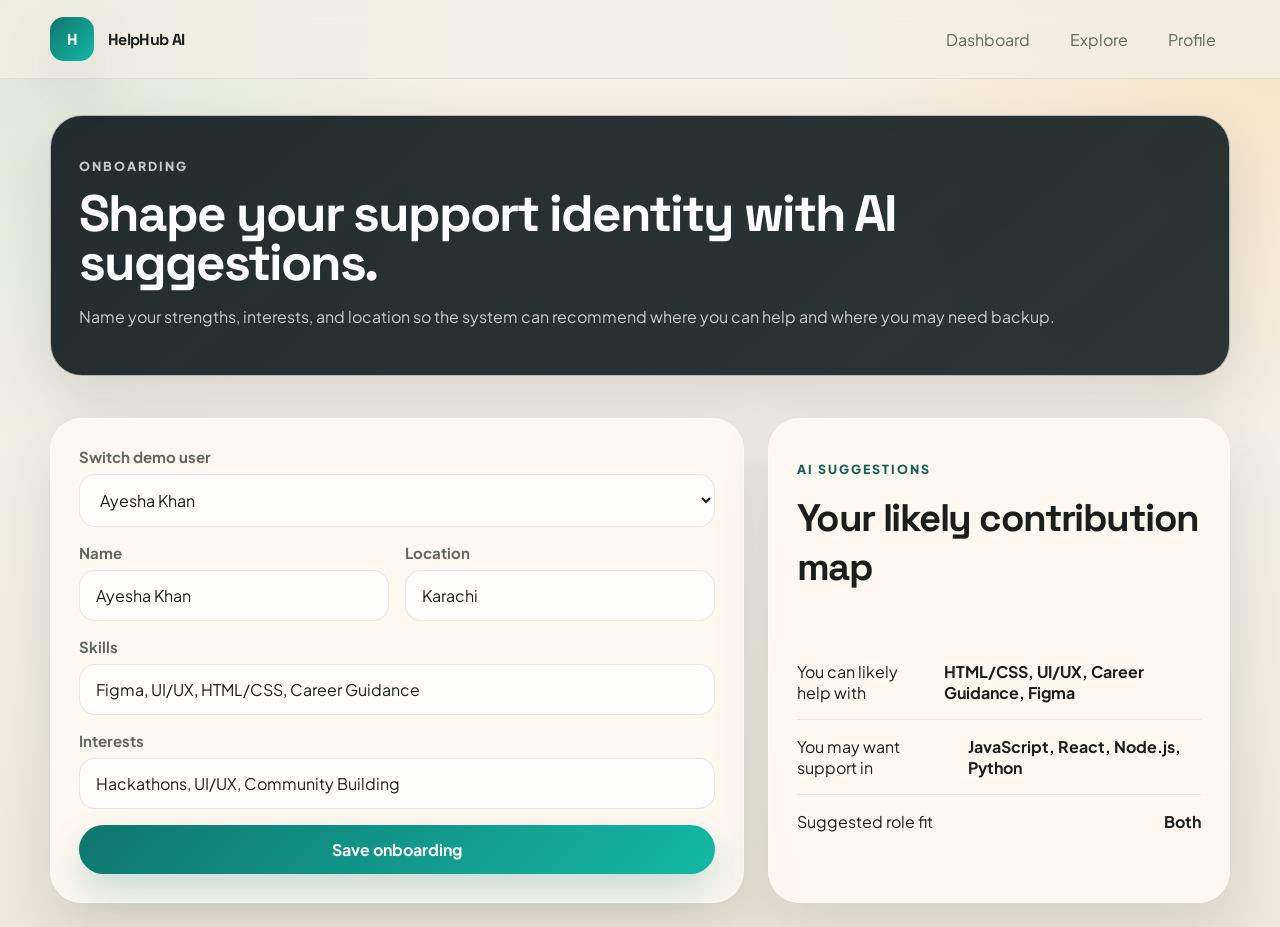
<file: pages/onboarding.html>
<!DOCTYPE html>
<html lang="en">
  <head>
    <meta charset="UTF-8" />
    <meta name="viewport" content="width=device-width, initial-scale=1.0" />
    <title>HelpHub AI | Onboarding</title>
    <link rel="preconnect" href="https://fonts.googleapis.com" />
    <link rel="preconnect" href="https://fonts.gstatic.com" crossorigin />
    <link href="https://fonts.googleapis.com/css2?family=Plus+Jakarta+Sans:wght@400;500;600;700;800&family=Space+Grotesk:wght@500;700&display=swap" rel="stylesheet" />
    <link rel="stylesheet" href="../style.css" />
    <script defer src="../app.js"></script>
  </head>
  <body data-page="onboarding">
    <header class="topbar">
      <div class="container nav">
        <a class='brand' href='../index.html'><span class="brand-badge">H</span><span>HelpHub AI</span></a>
        <nav class="nav-links"><a href='./dashboard.html'>Dashboard</a><a href='./explore.html'>Explore</a><a href='./profile.html'>Profile</a></nav>
      </div>
    </header>
    <main class="container">
      <section class="page-hero"><div class="panel"><p class="eyebrow">Onboarding</p><h1 style="font-size: clamp(2.2rem, 4vw, 4rem);">Shape your support identity with AI suggestions.</h1><p>Name your strengths, interests, and location so the system can recommend where you can help and where you may need backup.</p></div></section>
      <section class="two-col section">
        <form class="form-card stack" data-onboarding-form>
          <div class="field"><label>Switch demo user</label><select data-user-switch></select></div>
          <div class="form-grid">
            <div class="field"><label>Name</label><input name="name" type="text" /></div>
            <div class="field"><label>Location</label><input name="location" type="text" /></div>
            <div class="field-full"><label>Skills</label><input name="skills" type="text" placeholder="JavaScript, UI/UX, Public Speaking" /></div>
            <div class="field-full"><label>Interests</label><input name="interests" type="text" placeholder="Hackathons, mentoring, startups" /></div>
          </div>
          <button class="btn btn-primary" type="submit">Save onboarding</button>
        </form>
        <aside class="panel stack"><div><p class="section-kicker">AI suggestions</p><h2>Your likely contribution map</h2></div><div data-onboarding-ai></div></aside>
      </section>
    </main>
  </body>
</html>
</file>
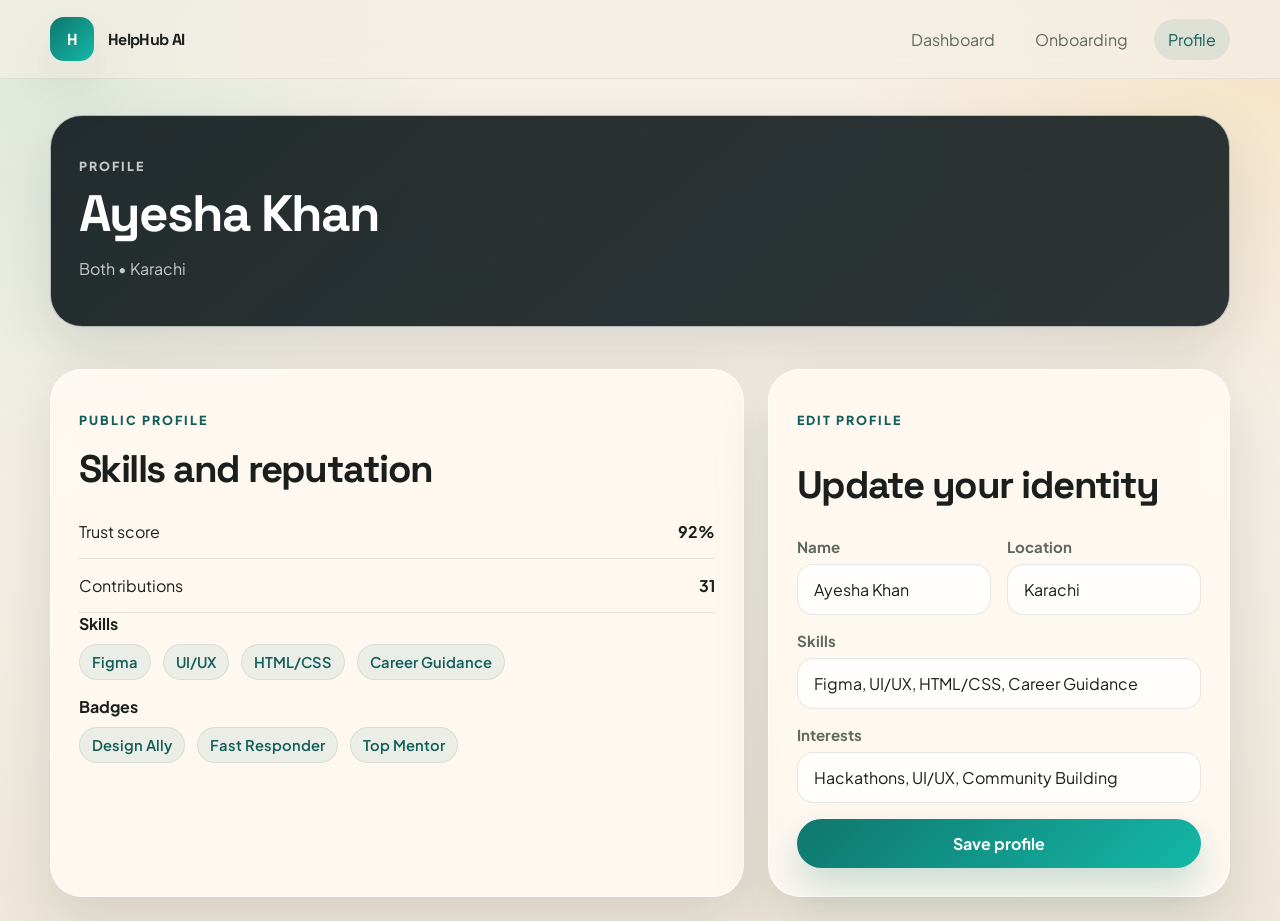
<file: pages/profile.html>
<!DOCTYPE html>
<html lang="en">
  <head>
    <meta charset="UTF-8" />
    <meta name="viewport" content="width=device-width, initial-scale=1.0" />
    <title>HelpHub AI | Profile</title>
    <link rel="preconnect" href="https://fonts.googleapis.com" />
    <link rel="preconnect" href="https://fonts.gstatic.com" crossorigin />
    <link href="https://fonts.googleapis.com/css2?family=Plus+Jakarta+Sans:wght@400;500;600;700;800&family=Space+Grotesk:wght@500;700&display=swap" rel="stylesheet" />
    <link rel="stylesheet" href="../style.css" />
    <script defer src="../app.js"></script>
  </head>
  <body data-page="profile">
    <header class="topbar">
      <div class="container nav">
        <a class='brand' href='../index.html'><span class="brand-badge">H</span><span>HelpHub AI</span></a>
        <nav class="nav-links"><a href='./dashboard.html'>Dashboard</a><a href='./onboarding.html'>Onboarding</a><a data-nav='profile' href='./profile.html'>Profile</a></nav>
      </div>
    </header>
    <main class="container">
      <section class="page-hero"><div class="panel"><p class="eyebrow">Profile</p><h1 style="font-size: clamp(2.2rem, 4vw, 4rem);" data-profile-name></h1><p><span data-profile-role></span> • <span data-profile-location></span></p></div></section>
      <section class="profile-grid section">
        <div class="stack">
          <div class="panel">
            <p class="section-kicker">Public profile</p><h2>Skills and reputation</h2>
            <div class="metric"><span>Trust score</span><strong data-profile-trust></strong></div>
            <div class="metric"><span>Contributions</span><strong data-profile-contributions></strong></div>
            <div class="stack">
              <div><strong>Skills</strong><div class="tag-row" data-profile-skills style="margin-top:10px;"></div></div>
              <div><strong>Badges</strong><div class="tag-row" data-profile-badges style="margin-top:10px;"></div></div>
            </div>
          </div>
        </div>
        <form class="form-card stack" data-profile-form>
          <p class="section-kicker">Edit profile</p><h2>Update your identity</h2>
          <div class="profile-form">
            <div class="field"><label>Name</label><input name="name" type="text" /></div>
            <div class="field"><label>Location</label><input name="location" type="text" /></div>
            <div class="field-full"><label>Skills</label><input name="skills" type="text" /></div>
            <div class="field-full"><label>Interests</label><input name="interests" type="text" /></div>
          </div>
          <button class="btn btn-primary" type="submit">Save profile</button>
        </form>
      </section>
    </main>
  </body>
</html>
</file>
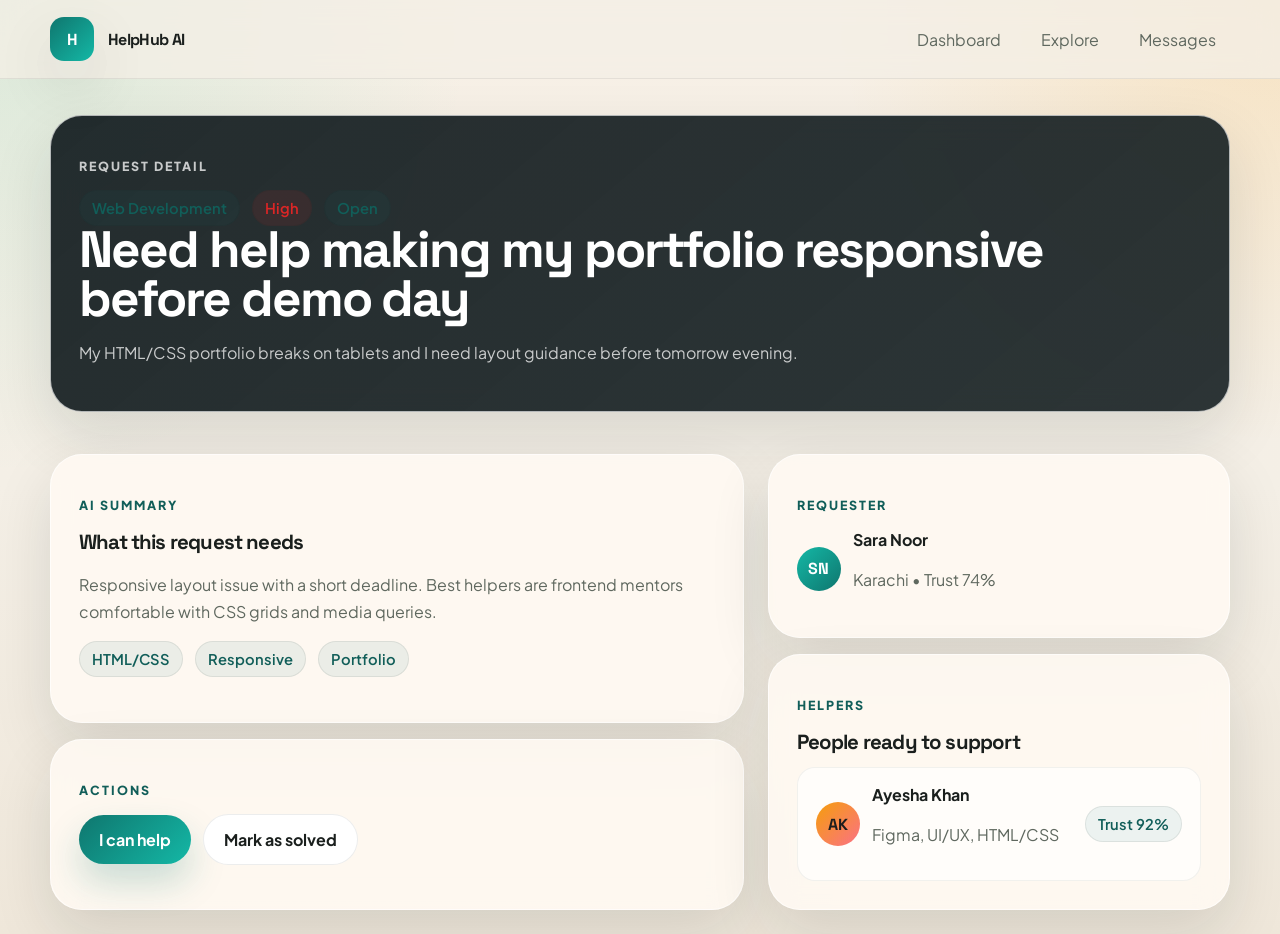
<file: pages/request-detail.html>
<!DOCTYPE html>
<html lang="en">
  <head>
    <meta charset="UTF-8" />
    <meta name="viewport" content="width=device-width, initial-scale=1.0" />
    <title>HelpHub AI | Request Detail</title>
    <link rel="preconnect" href="https://fonts.googleapis.com" />
    <link rel="preconnect" href="https://fonts.gstatic.com" crossorigin />
    <link href="https://fonts.googleapis.com/css2?family=Plus+Jakarta+Sans:wght@400;500;600;700;800&family=Space+Grotesk:wght@500;700&display=swap" rel="stylesheet" />
    <link rel="stylesheet" href="../style.css" />
    <script defer src="../app.js"></script>
  </head>
  <body data-page="detail">
    <header class="topbar">
      <div class="container nav">
        <a class='brand' href='../index.html'><span class="brand-badge">H</span><span>HelpHub AI</span></a>
        <nav class="nav-links"><a href='./dashboard.html'>Dashboard</a><a href='./explore.html'>Explore</a><a href='./messages.html'>Messages</a></nav>
      </div>
    </header>
    <main class="container">
      <section class="page-hero"><div class="panel"><p class="eyebrow">Request detail</p><div data-request-meta class="tag-row"></div><h1 data-request-title style="font-size: clamp(2.1rem, 4vw, 3.8rem);"></h1><p data-request-description></p></div></section>
      <section class="detail-grid section">
        <div class="stack">
          <div class="panel"><p class="section-kicker">AI summary</p><h3>What this request needs</h3><p data-request-summary></p><div class="tag-row" data-request-tags></div></div>
          <div class="panel"><p class="section-kicker">Actions</p><div class="row"><button class="btn btn-primary" data-cta-help>I can help</button><button class="btn btn-secondary" data-cta-solved>Mark as solved</button></div></div>
        </div>
        <aside class="stack">
          <div class="panel"><p class="section-kicker">Requester</p><div data-request-requester></div></div>
          <div class="panel"><p class="section-kicker">Helpers</p><h3>People ready to support</h3><div class="helper-list" data-helper-list></div></div>
        </aside>
      </section>
    </main>
  </body>
</html>
</file>
<file: style.css>
:root {
  --bg: #f4efe6;
  --surface: rgba(255, 250, 243, 0.88);
  --surface-strong: #fffaf3;
  --surface-dark: #1d2d2a;
  --text: #1a1f1d;
  --muted: #5f685f;
  --line: rgba(34, 54, 47, 0.1);
  --primary: #0f766e;
  --primary-strong: #115e59;
  --accent: #f59e0b;
  --danger: #dc2626;
  --success: #15803d;
  --shadow: 0 24px 60px rgba(17, 33, 29, 0.12);
  --radius-xl: 32px;
  --radius-lg: 22px;
  --container: 1180px;
  --heading-font: "Space Grotesk", "Segoe UI", sans-serif;
  --body-font: "Plus Jakarta Sans", "Segoe UI", sans-serif;
}

* { box-sizing: border-box; }
html { scroll-behavior: smooth; }
body {
  margin: 0;
  font-family: var(--body-font);
  color: var(--text);
  background:
    radial-gradient(circle at top left, rgba(16, 185, 129, 0.12), transparent 30%),
    radial-gradient(circle at top right, rgba(245, 158, 11, 0.16), transparent 28%),
    linear-gradient(180deg, #f7f0e6 0%, #f4efe6 52%, #efe7da 100%);
  min-height: 100vh;
}
a { color: inherit; text-decoration: none; }
img { max-width: 100%; display: block; }
button, input, select, textarea { font: inherit; }
.container { width: min(var(--container), calc(100% - 32px)); margin: 0 auto; }
.site-shell { padding-bottom: 48px; }
.topbar {
  position: sticky; top: 0; z-index: 20; backdrop-filter: blur(14px);
  background: rgba(244, 239, 230, 0.78); border-bottom: 1px solid rgba(29, 45, 42, 0.08);
}
.nav {
  display: flex; align-items: center; justify-content: space-between; gap: 20px; min-height: 78px;
}
.brand {
  display: inline-flex; align-items: center; gap: 14px; font-family: var(--heading-font);
  font-weight: 700; letter-spacing: -0.04em;
}
.brand-badge {
  width: 44px; height: 44px; display: grid; place-items: center; border-radius: 14px;
  background: linear-gradient(135deg, #0f766e 0%, #14b8a6 100%); color: white; box-shadow: var(--shadow);
}
.nav-links, .nav-actions, .tag-row, .info-row, .card-meta, .user-line, .row {
  display: flex; align-items: center; gap: 12px; flex-wrap: wrap;
}
.nav-links a {
  padding: 10px 14px; border-radius: 999px; color: var(--muted); transition: 0.2s ease;
}
.nav-links a:hover, .nav-links a.active { background: rgba(15, 118, 110, 0.1); color: var(--primary-strong); }
.pill, .tag {
  display: inline-flex; align-items: center; gap: 8px; padding: 8px 12px; border-radius: 999px;
  background: rgba(255, 255, 255, 0.65); border: 1px solid rgba(17, 33, 29, 0.08); color: var(--muted);
}
.tag { background: rgba(15, 118, 110, 0.08); color: var(--primary-strong); font-size: 0.92rem; font-weight: 600; }
.tag.urgent { background: rgba(220, 38, 38, 0.1); color: var(--danger); }
.tag.success { background: rgba(21, 128, 61, 0.1); color: var(--success); }
.btn {
  display: inline-flex; align-items: center; justify-content: center; gap: 10px; border: 0;
  border-radius: 999px; padding: 14px 20px; font-weight: 700; cursor: pointer;
  transition: transform 0.2s ease, box-shadow 0.2s ease, background 0.2s ease;
}
.btn:hover { transform: translateY(-2px); }
.btn-primary {
  background: linear-gradient(135deg, var(--primary) 0%, #14b8a6 100%);
  color: white; box-shadow: 0 18px 36px rgba(15, 118, 110, 0.22);
}
.btn-secondary { background: white; color: var(--text); border: 1px solid rgba(17, 33, 29, 0.08); }
.hero { padding: 60px 0 34px; }
.hero-grid, .two-col, .dashboard-grid, .detail-grid, .profile-grid, .admin-grid, .leader-grid, .feed-grid {
  display: grid; gap: 24px;
}
.hero-grid, .two-col, .dashboard-grid, .detail-grid, .profile-grid, .admin-grid { grid-template-columns: 1.2fr 0.8fr; }
.leader-grid { grid-template-columns: 1fr 1fr; }
.feed-grid { grid-template-columns: 0.84fr 1.16fr; }
.glass-card, .panel, .stat-card, .feature-card, .request-card, .timeline-item, .badge-card, .auth-card, .form-card {
  background: var(--surface); border: 1px solid rgba(255, 255, 255, 0.58); box-shadow: var(--shadow); backdrop-filter: blur(14px);
}
.hero-copy, .hero-panel, .panel, .auth-card, .form-card { border-radius: var(--radius-xl); padding: 28px; }
.hero-copy {
  background: linear-gradient(160deg, rgba(255, 250, 243, 0.9) 0%, rgba(246, 240, 230, 0.85) 100%);
}
.eyebrow, .section-kicker {
  text-transform: uppercase; letter-spacing: 0.16em; font-size: 0.78rem; color: var(--primary-strong); font-weight: 800;
}
h1, h2, h3, h4 { margin: 0 0 12px; font-family: var(--heading-font); letter-spacing: -0.04em; }
h1 { font-size: clamp(2.7rem, 5vw, 5rem); line-height: 0.95; }
h2 { font-size: clamp(1.8rem, 3vw, 3rem); }
h3 { font-size: 1.28rem; }
p { color: var(--muted); line-height: 1.7; }
.hero-actions, .stats-grid, .card-grid, .mini-grid, .stack, .form-grid, .auth-grid, .profile-form, .notif-list, .rank-list, .helper-list, .message-list {
  display: grid; gap: 16px;
}
.hero-actions { margin-top: 24px; grid-template-columns: repeat(2, max-content); }
.hero-panel {
  position: relative; overflow: hidden; background: linear-gradient(180deg, #173430 0%, #102926 100%); color: white;
}
.hero-panel p, .page-hero .panel p, .auth-side p, .auth-side li { color: rgba(255, 255, 255, 0.75); }
.hero-panel::after {
  content: ""; position: absolute; inset: auto -10% -32% auto; width: 260px; height: 260px;
  background: radial-gradient(circle, rgba(20, 184, 166, 0.45), transparent 65%);
}
.orb {
  position: absolute; inset: 24px 24px auto auto; width: 82px; height: 82px; border-radius: 50%;
  background: radial-gradient(circle at 30% 30%, #fde68a, #f59e0b); opacity: 0.85;
}
.stats-grid { margin-top: 20px; grid-template-columns: repeat(3, 1fr); }
.card-grid { grid-template-columns: repeat(3, 1fr); }
.mini-grid { grid-template-columns: repeat(4, 1fr); }
.stat-card, .feature-card, .request-card, .timeline-item, .badge-card { border-radius: 24px; padding: 22px; }
.stat-value { font-family: var(--heading-font); font-size: 2rem; font-weight: 700; }
.section { padding: 24px 0; }
.section-head {
  display: flex; align-items: end; justify-content: space-between; gap: 20px; margin-bottom: 20px;
}
.page-hero { padding: 36px 0 18px; }
.page-hero .panel { background: linear-gradient(140deg, rgba(20, 29, 32, 0.93), rgba(16, 26, 29, 0.88)); color: white; }
.panel, .auth-card, .form-card { border: 1px solid rgba(255, 255, 255, 0.66); }
.metric, .list-item, .rank-item, .helper-item, .notif-item, .message-item {
  display: flex; align-items: center; justify-content: space-between; gap: 14px; padding: 16px 0; border-bottom: 1px solid var(--line);
}
.list-item:last-child, .metric:last-child { border-bottom: 0; }
.rank-item, .helper-item, .notif-item, .message-item {
  padding: 16px 18px; border-radius: 18px; background: rgba(255, 255, 255, 0.72);
  border: 1px solid rgba(17, 33, 29, 0.06);
}
.progress { height: 10px; border-radius: 999px; background: rgba(17, 33, 29, 0.08); overflow: hidden; }
.progress > span { display: block; height: 100%; background: linear-gradient(90deg, var(--accent), var(--primary)); }
.form-grid, .auth-grid, .profile-form { grid-template-columns: repeat(2, 1fr); }
.field, .field-full { display: grid; gap: 8px; }
.field-full { grid-column: 1 / -1; }
label { font-size: 0.94rem; color: var(--muted); font-weight: 700; }
input, select, textarea {
  width: 100%; border: 1px solid rgba(17, 33, 29, 0.1); background: rgba(255, 255, 255, 0.78);
  color: var(--text); padding: 14px 16px; border-radius: 16px; outline: none;
}
textarea { min-height: 148px; resize: vertical; }
input:focus, select:focus, textarea:focus {
  border-color: rgba(15, 118, 110, 0.45); box-shadow: 0 0 0 4px rgba(15, 118, 110, 0.08);
}
.auth-layout { min-height: calc(100vh - 79px); display: grid; place-items: center; padding: 32px 0 48px; }
.auth-wrap { width: min(1120px, 100%); display: grid; gap: 24px; grid-template-columns: 1fr 1fr; }
.auth-card, .auth-side { padding: 30px; }
.auth-side {
  border-radius: var(--radius-xl); background: linear-gradient(155deg, #173430, #102926); color: white;
  position: relative; overflow: hidden;
}
.auth-side ul { padding-left: 20px; line-height: 1.8; }
.avatar {
  width: 44px; height: 44px; border-radius: 50%; display: grid; place-items: center;
  background: linear-gradient(135deg, var(--accent), #fb7185); color: #1d1d1d; font-family: var(--heading-font); font-weight: 800;
}
.avatar.teal { background: linear-gradient(135deg, #14b8a6, #0f766e); color: white; }
.avatar.dark { background: linear-gradient(135deg, #2c3e50, #1f2937); color: white; }
.table { width: 100%; border-collapse: collapse; }
.table th, .table td { text-align: left; padding: 14px 12px; border-bottom: 1px solid var(--line); vertical-align: top; }
.table th { color: var(--muted); font-weight: 700; }
.footer { padding: 26px 0 42px; color: var(--muted); }
.center { text-align: center; }
.toast-wrap { position: fixed; right: 16px; bottom: 16px; z-index: 40; display: grid; gap: 10px; }
.toast {
  min-width: 260px; max-width: 320px; padding: 16px 18px; border-radius: 18px; background: #173430;
  color: white; box-shadow: var(--shadow); animation: slideUp 0.3s ease;
}
@keyframes slideUp { from { opacity: 0; transform: translateY(16px); } to { opacity: 1; transform: translateY(0); } }
.fade-in { opacity: 0; transform: translateY(16px); animation: reveal 0.65s ease forwards; }
.fade-in:nth-child(2) { animation-delay: 0.08s; }
.fade-in:nth-child(3) { animation-delay: 0.16s; }
.fade-in:nth-child(4) { animation-delay: 0.24s; }
@keyframes reveal { to { opacity: 1; transform: translateY(0); } }
@media (max-width: 980px) {
  .hero-grid, .two-col, .dashboard-grid, .detail-grid, .profile-grid, .feed-grid, .leader-grid, .admin-grid, .auth-wrap { grid-template-columns: 1fr; }
  .card-grid, .mini-grid, .stats-grid, .form-grid, .auth-grid, .profile-form { grid-template-columns: 1fr 1fr; }
  .nav { padding: 12px 0; align-items: flex-start; flex-direction: column; }
  .hero-actions { grid-template-columns: 1fr; }
}
@media (max-width: 680px) {
  .card-grid, .mini-grid, .stats-grid, .form-grid, .auth-grid, .profile-form { grid-template-columns: 1fr; }
  .container { width: min(var(--container), calc(100% - 20px)); }
  .hero-copy, .hero-panel, .panel, .auth-card, .auth-side, .form-card, .stat-card, .feature-card, .request-card { padding: 22px; }
  h1 { font-size: 2.6rem; }
}
</file>
